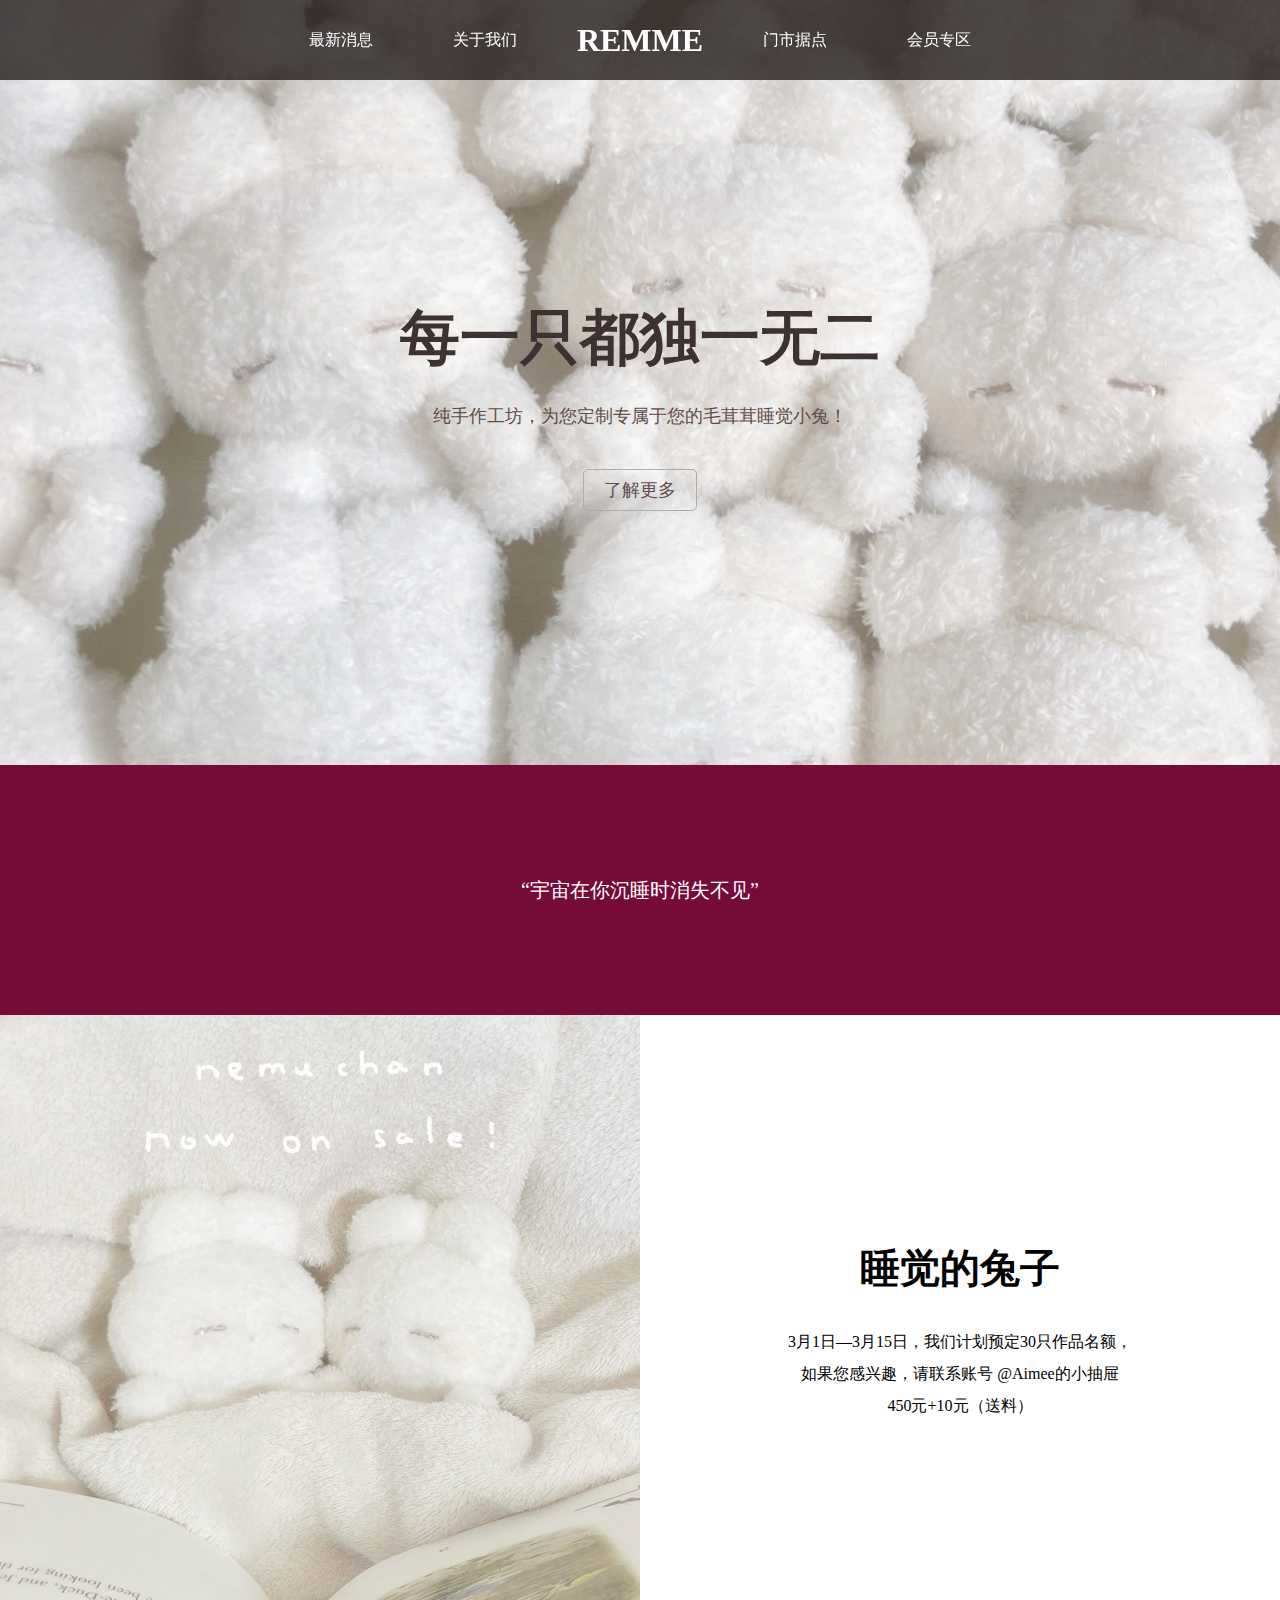
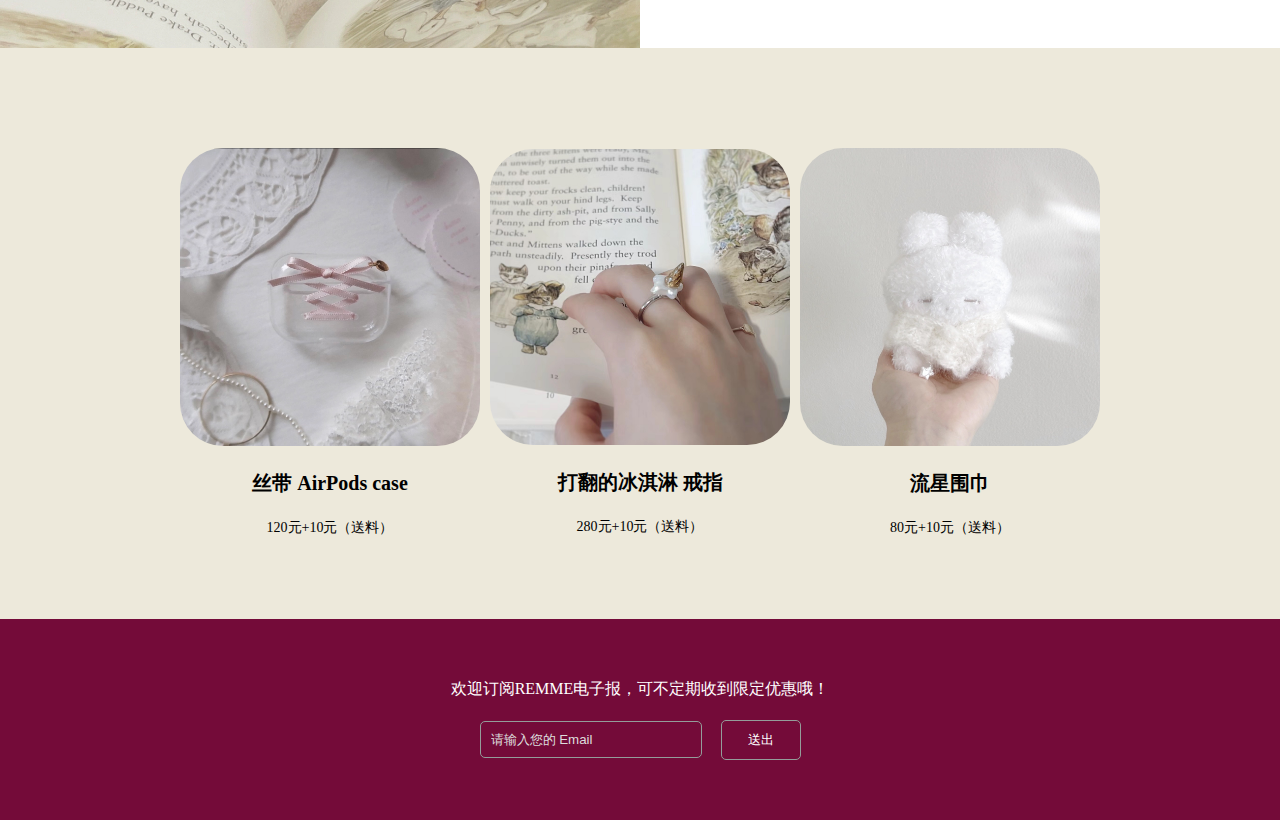
<file: index.html>
<!DOCTYPE html>
<html>
    <head>
        <title>REMME手作工坊</title>
        <meta name="description" content="每一只都独一无二。纯手作工坊，为您定制专属于您的毛茸茸睡觉小兔！">
        <link rel="stylesheet" href="style.css">
    </head>
    <body>
        <header>
			<ul>
                <li><a href="敬请期待.html" target="_blank">最新消息</a></li>
                <li><a href="敬请期待.html" target="_blank">关于我们</a></li>
			</ul>
            <h1>REMME</h1>
            <ul>
                <li><a href="敬请期待.html" target="_blank">门市据点</a></li>
                <li><a href="敬请期待.html" target="_blank">会员专区</a></li>
            </ul>
        </header>
        <main>
            <section class="news">
            <h2>每一只都独一无二</h2>
            <p>纯手作工坊，为您定制专属于您的毛茸茸睡觉小兔！</p>
            <p><a href="敬请期待.html" target="_blank">了解更多</a></p>
            </section>
            <section class="slogan">
            <blockquote>“宇宙在你沉睡时消失不见”</blockquote>
            </section>
            <section class="shop">
            <img src="images/8.jpg" alt="兔子">
            <div class="info">
            <h2>睡觉的兔子</h2>
            <p>3月1日—3月15日，我们计划预定30只作品名额，<br>如果您感兴趣，请联系账号 @Aimee的小抽屉<br>
                450元+10元（送料）
            </p>
            </div>
            </section>
            <section class="product">
                <div>
                    <img src="images/6.jpg" alt="丝带 AirPods case">
                    <h3><a href="敬请期待.html" target="_blank">丝带 AirPods case</a></h3>
                    <p>120元+10元（送料）</p>
                </div>
                <div>
                    <img src="images/7.jpg" alt="打翻的冰淇淋 戒指">
                    <h3><a href="敬请期待.html" target="_blank">打翻的冰淇淋 戒指</a></h3>
                    <p>280元+10元（送料）</p>
                </div>
                <div>
                    <img src="images/9.jpg" alt="流星围巾">
                    <h3><a href="敬请期待.html" target="_blank">流星围巾</a></h3>
                    <p>80元+10元（送料）</p>
                </div>
            </section>
            <section class="newsletter">
                <p>欢迎订阅REMME电子报，可不定期收到限定优惠哦！</p>
                <form>
                    <input type="email" placeholder="请输入您的 Email" required>
                    <button type="submit">送出</button>
                </form>
            </section>
        </main>

       
        
    </body>
</html>
</file>
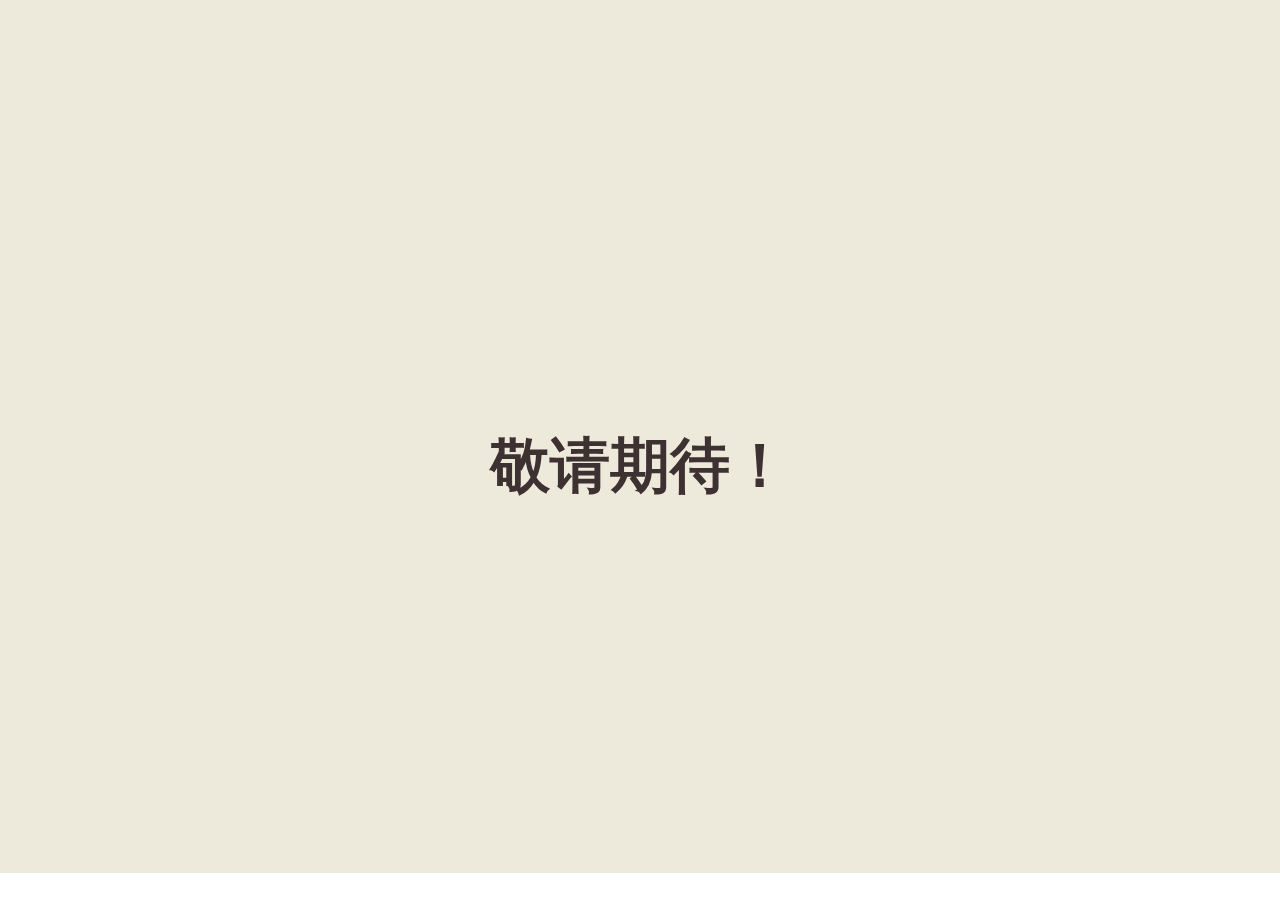
<file: 敬请期待.html>
<!DOCTYPE html>
<html>
    <head>
        <title>敬请期待！</title>
        <style>
			* {
				padding: 0;
				margin: 0;
			}
            .a {
                background-color:#ede9db;
                color:rgb(61, 49, 49);
                height:97vh;
                display:flex;
                flex-direction: column;
                align-items: center;
                justify-content: center;
            }
            .a h1 {
                font-size: 60px;
                margin-top: 60px;
            }
        </style>
    </head>
    <body>
        <section class="a">
            <h1>敬请期待！</h1>
        </section>
        
    </body>
</html>
</file>
<file: style.css>
*{
    padding:0;
    margin:0;
}
header{
    background-color:rgba(35,28,26,0.8);
    height: 80px;
    width: 100%;
    position:fixed;
	display: flex;
    align-items: center;
    justify-content: center;
}
h1{
    color:white;
}
.news {
    background-color: antiquewhite;
    color:rgb(61, 49, 49);
    height:85vh;
    background-image: url("images/5.jpg");
    background-repeat: no-repeat;
    background-size:cover;
    background-position: center;
    display:flex;
    flex-direction: column;
    align-items: center;
    justify-content: center;
}
.news h2 {
    font-size: 60px;
    margin-top: 60px;
}
.news p {
    color:#5f4c47;
    font-size:18px;
    margin:25px 0;
}
.news a {
    color:rgb(100, 75, 75);
    text-decoration: none;
    border: 1px solid #acacac;
    padding:10px 20px;
    border-radius: 5px;
}
.slogan{
    background-color: #740B39;
    color:white;
    height:250px;
    display:flex;
    justify-content:center;
    align-items:center;
    font-size: 20px;
    line-height:1.8em;
}
header h1 {
    text-align: center;
}
header ul {
    display: flex;
    list-style: none;
    padding: 0 20px;
}
header li {
    padding: 0 40px;
}
header a {
    color:white;
    text-decoration: none;
}
header a:hover {
    text-decoration: underline;
}
footer{
    background-color: #000;
    color:#b7b7b7;
    height:6opx;
    display:flex;
    justify-content:center;
    align-items:center;
    font-size: 14px;
}
.shop{
    display:flex;
}
.shop img {
    width:50%;
}
.info{
    width:50%;
    background-color: white;
    display:flex;
    flex-direction: column;
    align-items:center;
    justify-content: center;
}
.info h2{
    font-size:40px;
    margin-bottom:30px;
}
.info p {
    text-align: center;
    line-height:2em;
}
.product {
    display :flex;
    background-color:#ede9db;
    justify-content: space-between;
    align-items: center;
    padding: 100px 180px 80px;
}
.product div {
    width: 300px;
    text-align: center;
}
.product img {
    width: 100%;
    border-radius: 43px;
}
.product h3 {
    font-size: 20px;
    margin: 20px 0;
}
.product p {
    font-size: 14px;
    line-height: 1.6em;
}
.newsletter {
    background-color: #740B39;
    color:white;
    padding:60px 0;
    display:flex;
    flex-direction:column;
    align-items:center;
}
.newsletter p {
    margin-bottom: 20px;
}
.newsletter input, .newsletter button {
    background-color: transparent;
    color:white;
    border:1px solid #949d9a;
    padding:10px;
    border-radius:5px;
}
.newsletter input{
    width:200px;
    margin-right:15px;
}
.newsletter button {
    width:80px;
    cursor:pointer;
}
input::placeholder {
    color:#dddddd;
}
input:focus{
    outline:none;
    border-color: #e0e9a3;
}
.menu {
    display:none;
}
.product a {
    color:rgb(0, 0, 0);
    text-decoration: none;
}
.product a:hover {
    text-decoration: underline;
}
</file>
